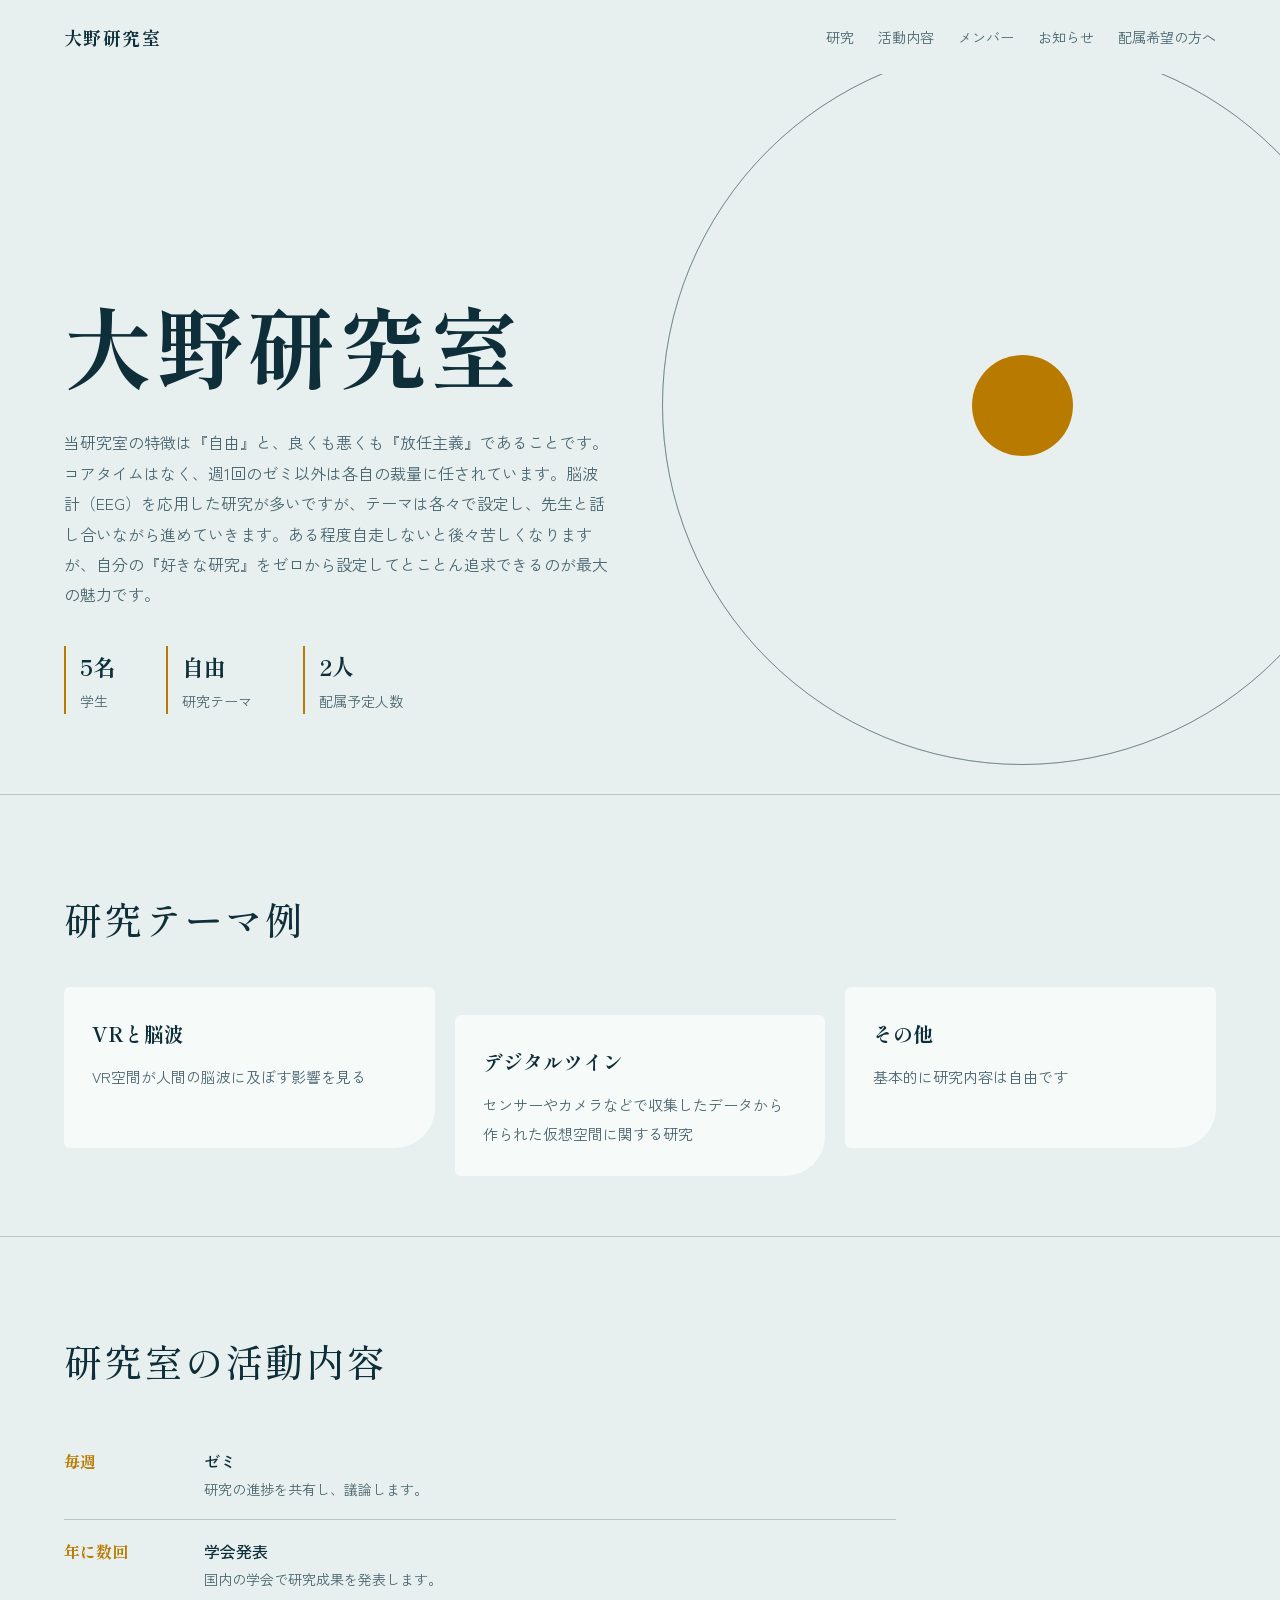
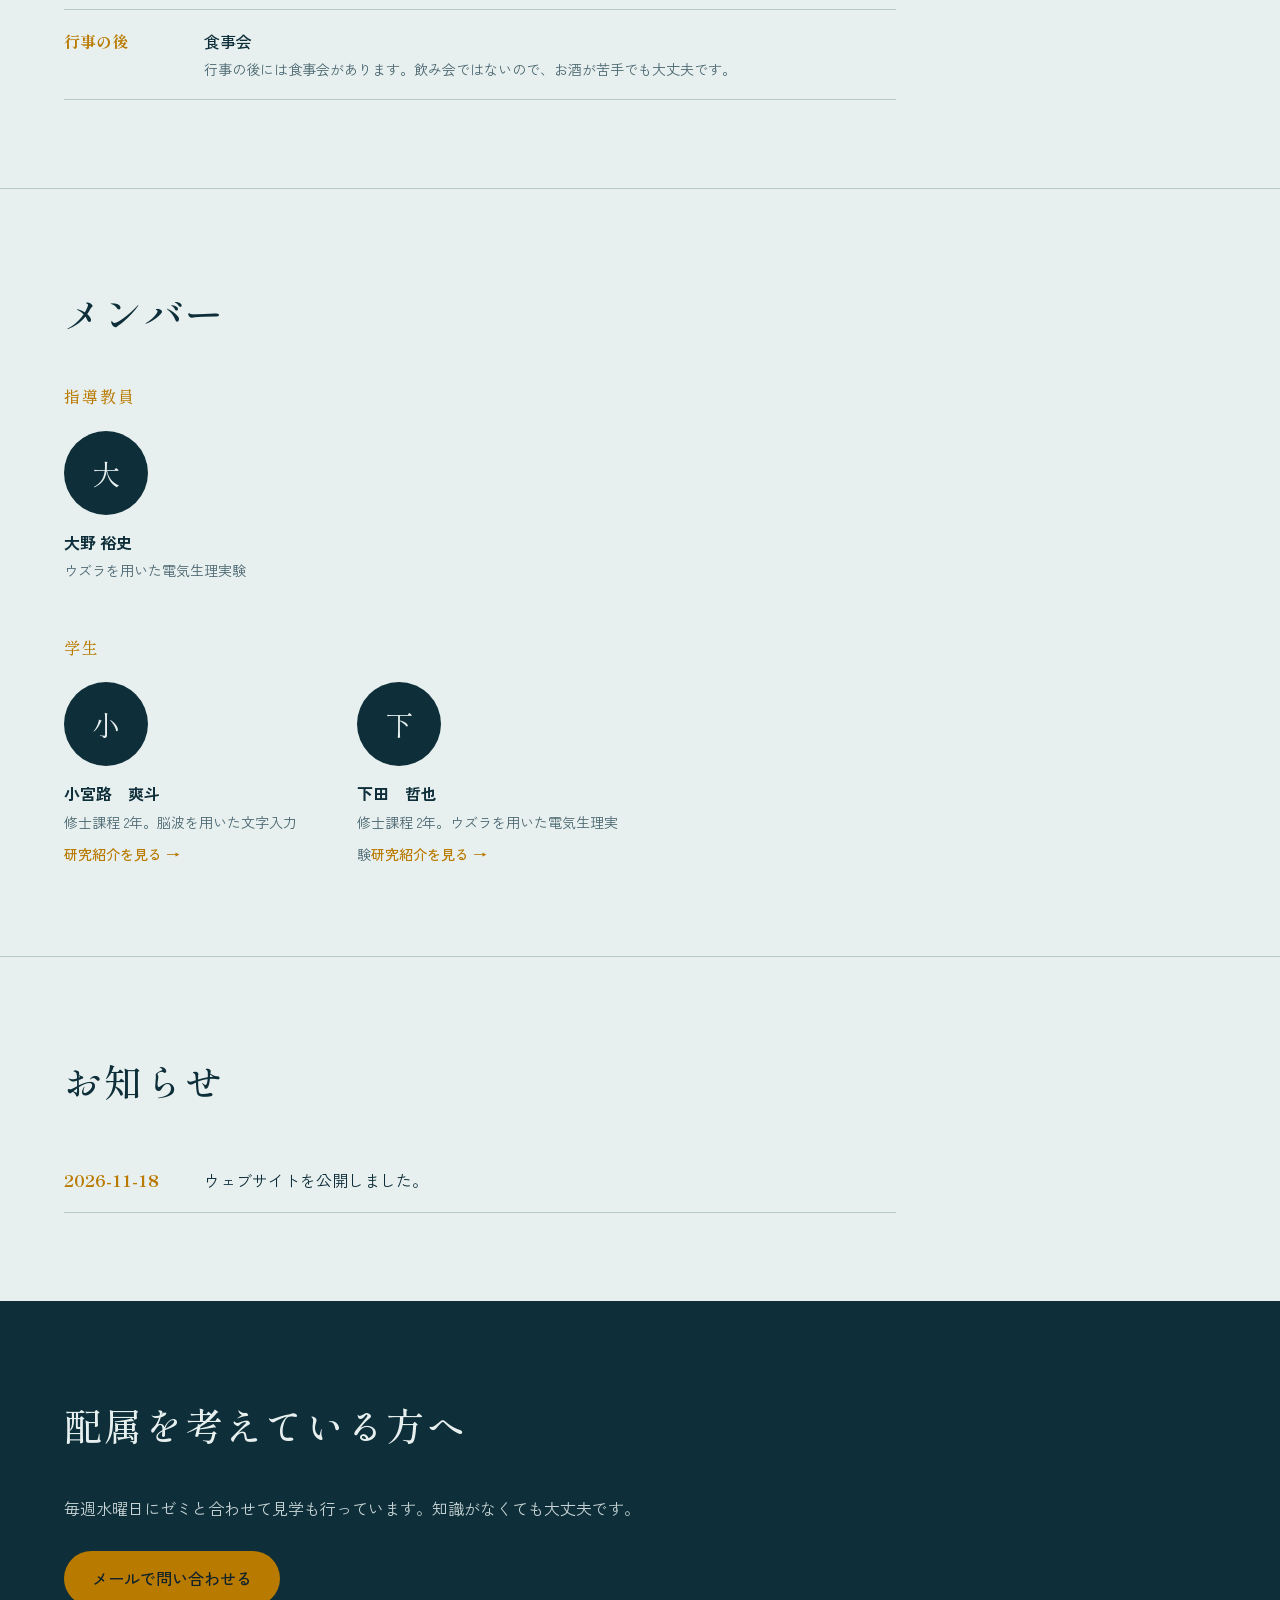
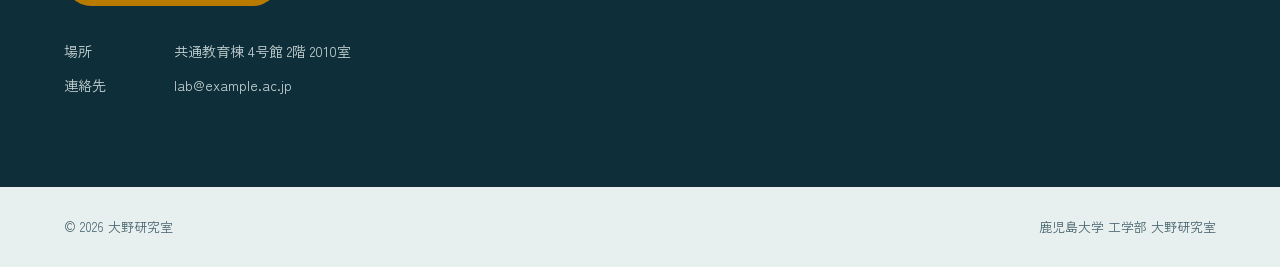
<file: index.html>
<!DOCTYPE html>
<html lang="ja">
<head>
<meta charset="utf-8">
<meta name="viewport" content="width=device-width, initial-scale=1, viewport-fit=cover">
<title>研究紹介</title>
<link rel="stylesheet" href="https://fonts.googleapis.com/css2?family=Shippori+Mincho:wght@500;800&family=Zen+Kaku+Gothic+New:wght@400;500&display=swap">
<link rel="stylesheet" href="style.css">
</head>
<body>
<nav id="site-nav"></nav>
<main id="main"></main>
<footer id="site-footer"></footer>
<script src="site.js"></script>
<script>
/* =====================================================
   トップページの内容。ここを編集してください
   （文中の \n は改行になります）
   ===================================================== */
const HOME = {
  hero: {
    title: "大野研究室",
    text: "当研究室の特徴は『自由』と、良くも悪くも『放任主義』であることです。コアタイムはなく、週1回のゼミ以外は各自の裁量に任されています。脳波計（EEG）を応用した研究が多いですが、テーマは各々で設定し、先生と話し合いながら進めていきます。ある程度自走しないと後々苦しくなりますが、自分の『好きな研究』をゼロから設定してとことん追求できるのが最大の魅力です。",
    facts: [   // 数字などの一言紹介（不要なら削除）
      { value: "5名",   label: "学生" },
      { value: "自由",   label: "研究テーマ" },
      { value: "2人", label: "配属予定人数" }
    ]
  },

  themes: {
    title: "研究テーマ例",
    items: [
      { title: "VRと脳波", text: "VR空間が人間の脳波に及ぼす影響を見る" },
      { title: "デジタルツイン", text: "センサーやカメラなどで収集したデータから作られた仮想空間に関する研究" },
      { title: "その他", text: "基本的に研究内容は自由です" }
    ]
  },

  activities: {
    title: "研究室の活動内容",
    items: [   // when: 頻度や時期 / title: 活動名 / text: 説明（項目は自由に増減できます）
      { when: "毎週",     title: "ゼミ",         text: "研究の進捗を共有し、議論します。" },
      { when: "年に数回", title: "学会発表",     text: "国内の学会で研究成果を発表します。" },
      { when: "行事の後",   title: "食事会",   text: "行事の後には食事会があります。飲み会ではないので、お酒が苦手でも大丈夫です。" }
    ]
  },

  members: {
    title: "メンバー",
    // 指導教員（研究紹介ページへのリンクなし）
    advisorLabel: "指導教員",
    advisor: { name: "大野 裕史", role: "ウズラを用いた電気生理実験", photo: "" },
    // 学生（href の研究紹介ページへ移動できます）
    studentsLabel: "学生",
    students: [
      { name: "小宮路　爽斗", role: "修士課程 2年。脳波を用いた文字入力", href: "researcher-1.html", photo: "" },
      { name: "下田　哲也", role: "修士課程 2年。ウズラを用いた電気生理実験", href: "researcher-2.html", photo: "" }
    ]
  },

  newsTitle: "お知らせ",
  news: [
    { date: "2026-11-18", text: "ウェブサイトを公開しました。" }
  ],

  join: {
    title: "配属を考えている方へ",
    text: "毎週水曜日にゼミと合わせて見学も行っています。知識がなくても大丈夫です。",
    button: "メールで問い合わせる",
    email: "lab@example.ac.jp",
    info: [
      { label: "場所",   value: "共通教育棟 4号館 2階 2010室" },
      { label: "連絡先", value: "lab@example.ac.jp" }
    ]
  }
};

renderChrome("");
const H = HOME, M = H.members;
const person = (p, link) => el(link ? "a" : "div", link ? { className: "person", href: p.href } : { className: "person" }, [
  avatar(p),
  el("b", { textContent: p.name }),
  p.role,
  link ? el("span", { className: "go", textContent: "研究紹介を見る →" }) : ""
].filter(Boolean));

$("main").append(
  el("header", { className: "hero" }, [
    ripples(),
    el("h1", {}, br(H.hero.title)),
    el("p", { textContent: H.hero.text }),
    el("div", { className: "facts" }, H.hero.facts.map(f =>
      el("div", {}, [el("b", { textContent: f.value }), f.label])))
  ]),
  sec([h2(H.themes.title), el("div", { className: "themes" }, H.themes.items.map(t =>
    el("article", { className: "theme" }, [el("h3", { textContent: t.title }), el("p", { textContent: t.text })])))],
    { id: "research" }),
  sec([h2(H.activities.title), el("ul", { className: "pubs news" }, H.activities.items.map(a =>
    el("li", {}, [
      el("span", { className: "year", textContent: a.when }),
      el("div", {}, [el("b", { textContent: a.title }), a.text ? el("span", { className: "note", textContent: a.text }) : ""])
    ])))],
    { id: "activities" }),
  sec([
    h2(M.title),
    el("h3", { className: "group", textContent: M.advisorLabel }),
    el("div", { className: "people" }, person(M.advisor, false)),
    el("h3", { className: "group", textContent: M.studentsLabel }),
    el("div", { className: "people" }, M.students.map(s => person(s, true)))
  ], { id: "members" }),
  sec([h2(H.newsTitle), el("ul", { className: "pubs news" }, H.news.map(n =>
    el("li", {}, [el("time", { textContent: n.date }), el("div", { textContent: n.text })])))],
    { id: "news" }),
  sec([
    h2(H.join.title),
    el("p", { textContent: H.join.text }),
    el("a", { className: "btn", href: `mailto:${H.join.email}`, textContent: H.join.button }),
    el("dl", {}, H.join.info.flatMap(i => [el("dt", { textContent: i.label }), el("dd", { textContent: i.value })]))
  ], { id: "join", className: "join" })
);
</script>
</body>
</html>
</file>
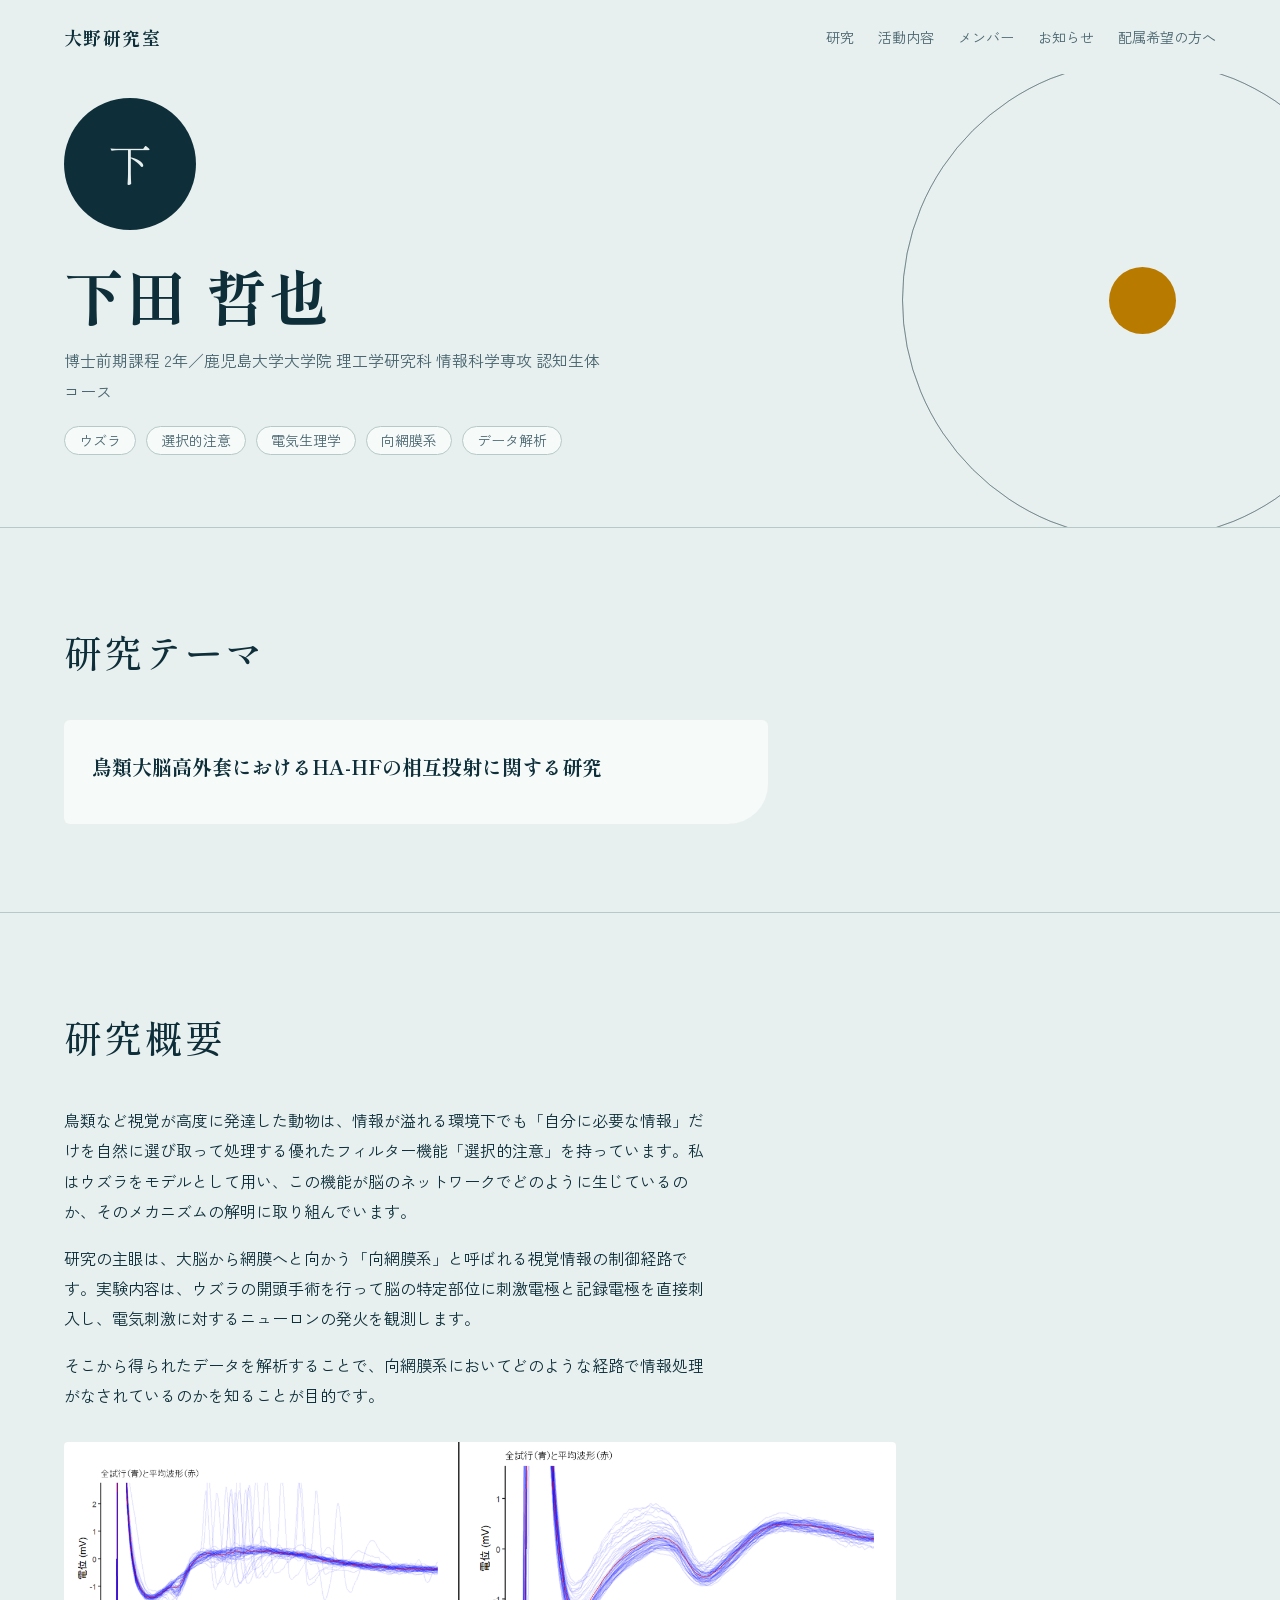
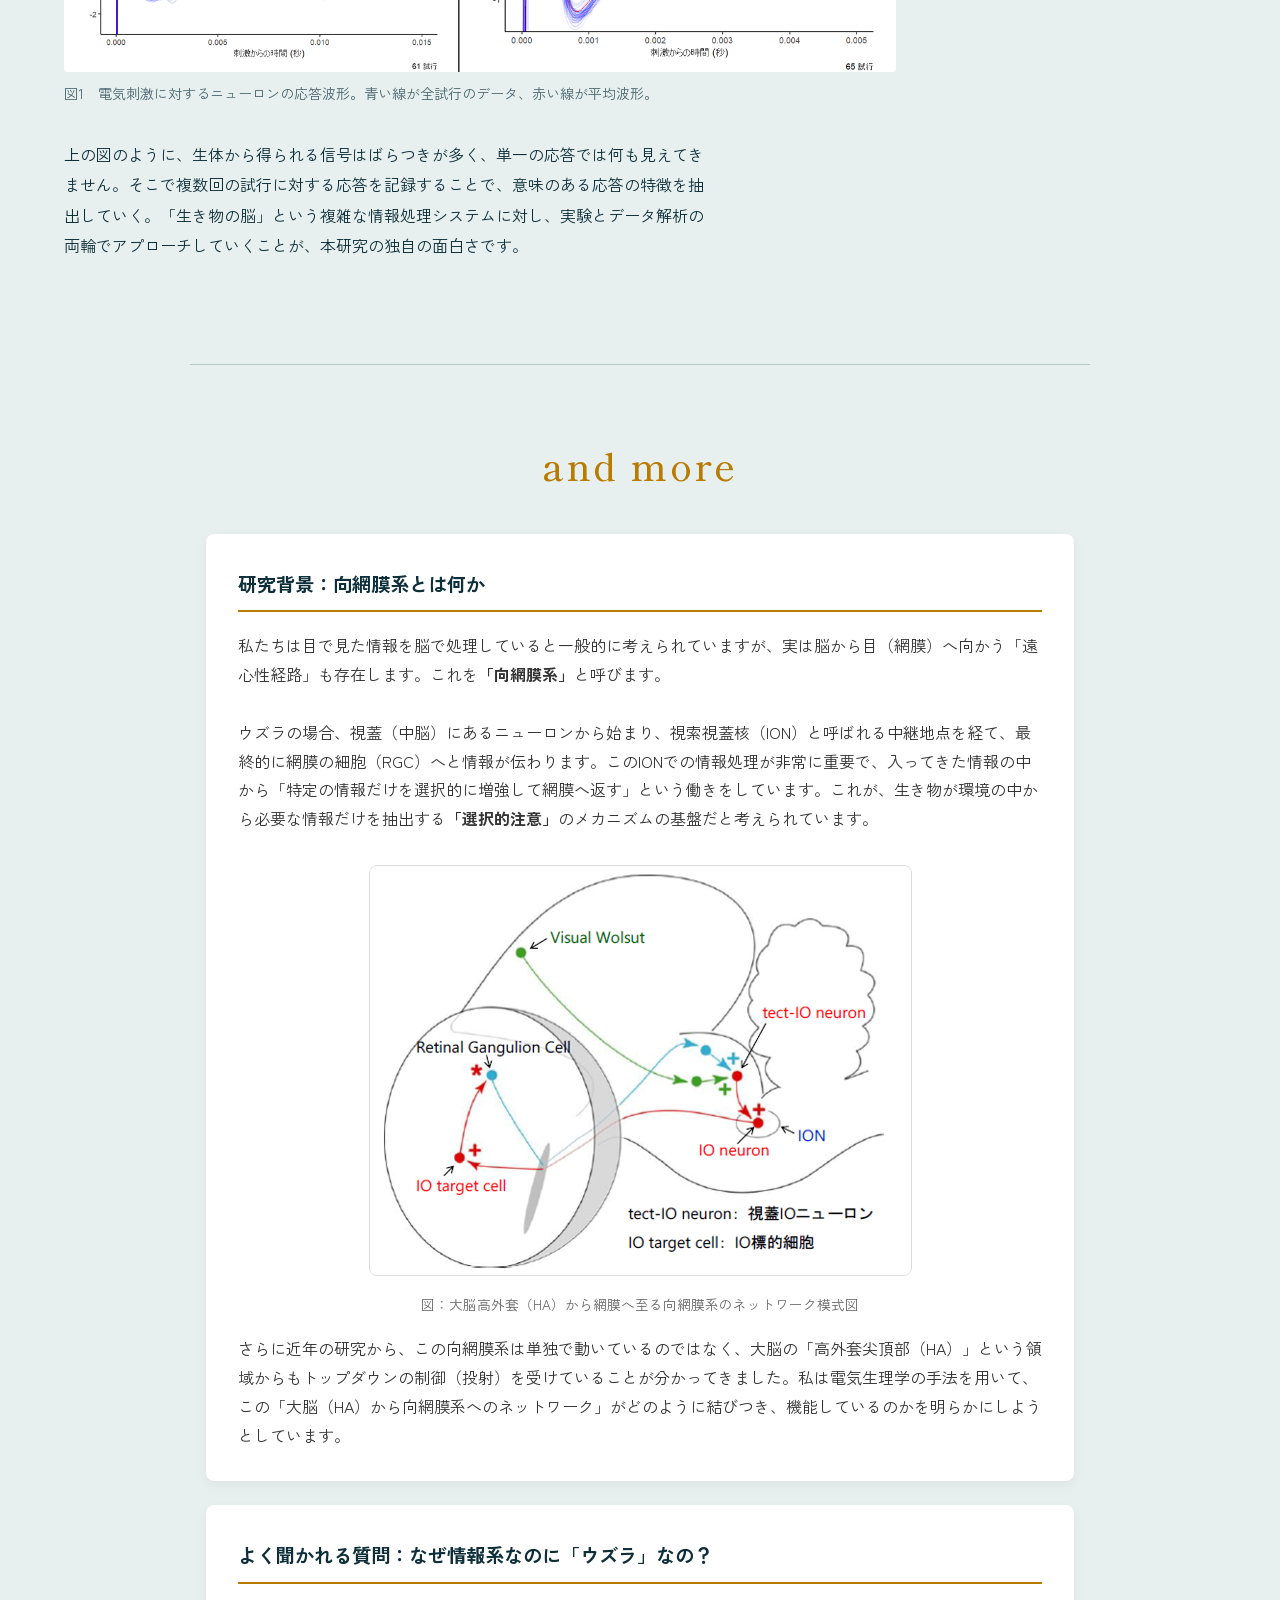
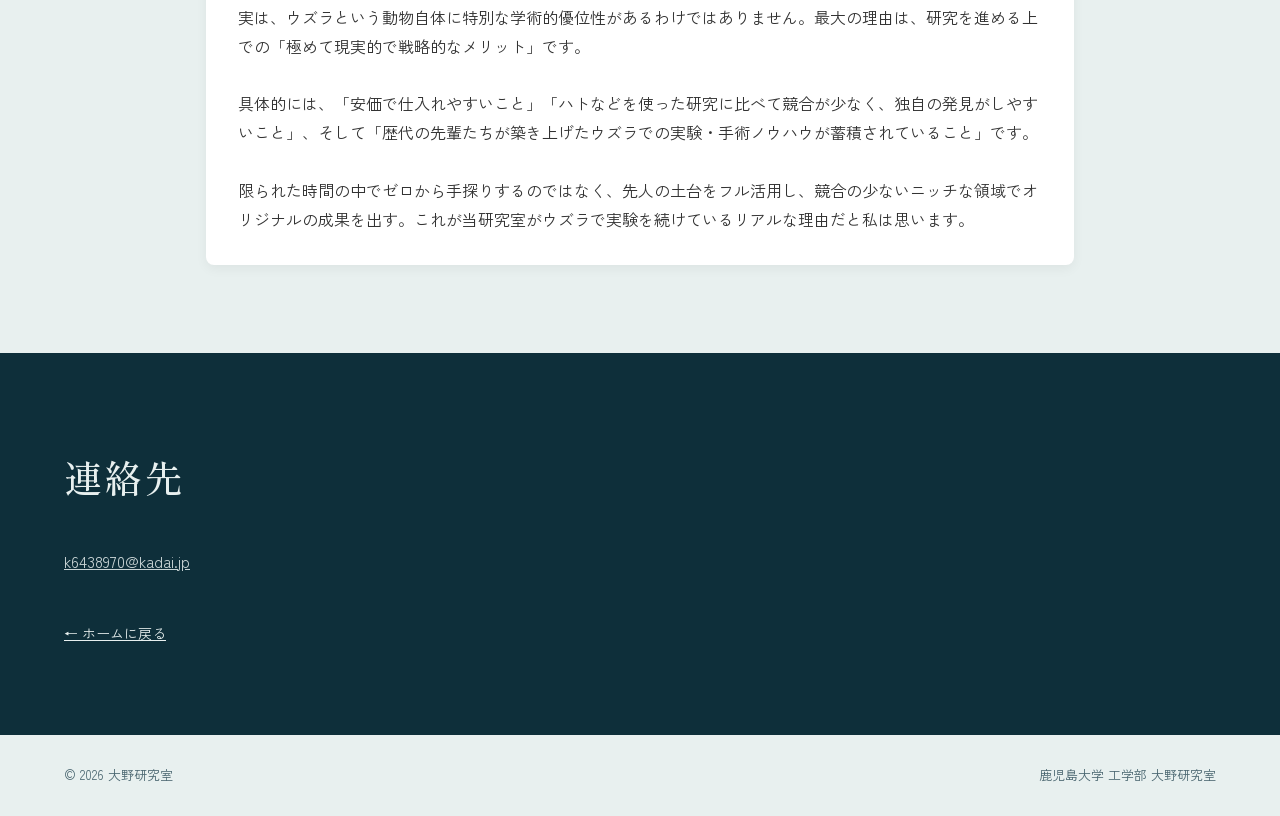
<file: researcher-2.html>
<!DOCTYPE html>
<html lang="ja">
<head>
<meta charset="UTF-8">
<meta name="viewport" content="width=device-width, initial-scale=1">
<title>研究紹介</title>
<link rel="stylesheet" href="https://fonts.googleapis.com/css2?family=Shippori+Mincho:wght@500;800&family=Zen+Kaku+Gothic+New:wght@400;500&display=swap">
<link rel="stylesheet" href="style.css">
<style>
/* 追加したオリジナルセクション用のデザイン */
.custom-section {
  padding: 4rem 1rem;
  background-color: var(--back);
  max-width: 900px;
  margin: 0 auto;
}
.custom-section h2 {
  text-align: center;
  margin-bottom: 2rem;
  font-family: 'Shippori Mincho', serif;
  color: var(--accent, #b97a00);
}
.qa-box {
  background: white;
  border-radius: 8px;
  padding: 2rem;
  margin-bottom: 1.5rem;
  box-shadow: 0 4px 12px rgba(0,0,0,0.05);
}
.qa-box h3 {
  color: var(--deep, #0e2f3a);
  margin-top: 0;
  border-bottom: 2px solid var(--accent, #b97a00);
  padding-bottom: 0.5rem;
  font-family: 'Zen Kaku Gothic New', sans-serif;
  font-size: 1.2rem;
}
.qa-box p {
  line-height: 1.8;
  margin-bottom: 0;
  color: #333;
}
</style>
</head>
<body>
<nav id="site-nav"></nav>
<main id="main"></main>

<!-- ここが追加したい独自セクション（最初は非表示） -->
<div id="custom-content" style="display:none;">
  <section class="custom-section">
    <h2>and more</h2>
<div class="qa-box">
      <h3>研究背景：向網膜系とは何か</h3>
      <p>
        私たちは目で見た情報を脳で処理していると一般的に考えられていますが、実は脳から目（網膜）へ向かう「遠心性経路」も存在します。これを<strong>「向網膜系」</strong>と呼びます。<br><br>
        ウズラの場合、視蓋（中脳）にあるニューロンから始まり、視索視蓋核（ION）と呼ばれる中継地点を経て、最終的に網膜の細胞（RGC）へと情報が伝わります。このIONでの情報処理が非常に重要で、入ってきた情報の中から「特定の情報だけを選択的に増強して網膜へ返す」という働きをしています。これが、生き物が環境の中から必要な情報だけを抽出する<strong>「選択的注意」</strong>のメカニズムの基盤だと考えられています。
      </p>
      
      <!-- 👇 発表資料の図1をここで表示します -->
      <figure style="text-align: center; margin: 2rem 0 1rem;">
        <img src="images/shimoda_image2.png" alt="脳と網膜の模式図" style="max-width: 100%; border-radius: 8px; border: 1px solid #ddd;">
        <figcaption style="font-size: 0.85em; color: #666; margin-top: 8px;">図：大脳高外套（HA）から網膜へ至る向網膜系のネットワーク模式図</figcaption>
      </figure>

      <p>
        さらに近年の研究から、この向網膜系は単独で動いているのではなく、大脳の「高外套尖頂部（HA）」という領域からもトップダウンの制御（投射）を受けていることが分かってきました。私は電気生理学の手法を用いて、この「大脳（HA）から向網膜系へのネットワーク」がどのように結びつき、機能しているのかを明らかにしようとしています。
      </p>
    </div>
<div class="qa-box">
      <h3>よく聞かれる質問：なぜ情報系なのに「ウズラ」なの？</h3>
      <p>実は、ウズラという動物自体に特別な学術的優位性があるわけではありません。最大の理由は、研究を進める上での「極めて現実的で戦略的なメリット」です。<br><br>具体的には、「安価で仕入れやすいこと」「ハトなどを使った研究に比べて競合が少なく、独自の発見がしやすいこと」、そして「歴代の先輩たちが築き上げたウズラでの実験・手術ノウハウが蓄積されていること」です。<br><br>限られた時間の中でゼロから手探りするのではなく、先人の土台をフル活用し、競合の少ないニッチな領域でオリジナルの成果を出す。これが当研究室がウズラで実験を続けているリアルな理由だと私は思います。</p>
    </div>


  </section>
</div>

<footer id="site-footer"></footer>
<script src="site.js"></script>
<script>
/* この研究者の内容 */
renderResearcher({
  name: "下田 哲也",
  role: "博士前期課程 2年",
  affiliation: "鹿児島大学大学院 理工学研究科 情報科学専攻 認知生体コース",
  photo: "",
  keywords: ["ウズラ", "選択的注意", "電気生理学", "向網膜系", "データ解析"],
  summary: [
    "鳥類など視覚が高度に発達した動物は、情報が溢れる環境下でも「自分に必要な情報」だけを自然に選び取って処理する優れたフィルター機能「選択的注意」を持っています。私はウズラをモデルとして用い、この機能が脳のネットワークでどのように生じているのか、そのメカニズムの解明に取り組んでいます。",
    "研究の主眼は、大脳から網膜へと向かう「向網膜系」と呼ばれる視覚情報の制御経路です。実験内容は、ウズラの開頭手術を行って脳の特定部位に刺激電極と記録電極を直接刺入し、電気刺激に対するニューロンの発火を観測します。",
    "そこから得られたデータを解析することで、向網膜系においてどのような経路で情報処理がなされているのかを知ることが目的です。",
    { src: "images/shimoda_image1.png", caption: "電気刺激に対するニューロンの応答波形。青い線が全試行のデータ、赤い線が平均波形。" },
    "上の図のように、生体から得られる信号はばらつきが多く、単一の応答では何も見えてきません。そこで複数回の試行に対する応答を記録することで、意味のある応答の特徴を抽出していく。「生き物の脳」という複雑な情報処理システムに対し、実験とデータ解析の両輪でアプローチしていくことが、本研究の独自の面白さです。"
  ],
  topics: [
    { title: "鳥類大脳高外套におけるHA-HFの相互投射に関する研究" },
  ],
  email: "k6438970@kadai.jp"
});

/* site.jsの描画が終わった後に、独自セクションを「連絡先」の前に挿入する処理 */
document.addEventListener("DOMContentLoaded", function() {
  const main = document.getElementById("main");
  const customContent = document.getElementById("custom-content").innerHTML;
  
  // mainの中にある最後のセクション（連絡先）を取得
  const sections = main.getElementsByTagName("section");
  if(sections.length > 0) {
    const lastSection = sections[sections.length - 1];
    // 連絡先セクションの直前に、用意した独自HTMLを挿入
    lastSection.insertAdjacentHTML('beforebegin', customContent);
  }
});
</script>
</body>
</html>
</file>
<file: style.css>
/* ===== デザイン設定：色とフォントはここで変更 ===== */
:root{
  --bg:#e8f0ef; --surface:#f6faf9; --ink:#0e2f3a; --muted:#4a6670; --line:#b5c9c7;
  --accent:#b97a00; --deep:#0e2f3a; --onDeep:#e8f0ef; --ring:rgba(14,47,58,.22);
  --serif:"Shippori Mincho","Hiragino Mincho ProN","Yu Mincho",serif;
  --sans:"Zen Kaku Gothic New","Hiragino Sans","Yu Gothic",sans-serif;
  color-scheme:light;
}
@media (prefers-color-scheme:dark){
  :root{--bg:#0a1d25;--surface:#10303b;--ink:#e3eeed;--muted:#97b2b8;--line:#244652;--accent:#f0b840;--deep:#05131a;--onDeep:#e3eeed;--ring:rgba(227,238,237,.2);color-scheme:dark}
}
*{box-sizing:border-box}
html{scroll-behavior:smooth;scroll-padding-top:8px}
body{margin:0;background:var(--bg);color:var(--ink);font-family:var(--sans);line-height:1.9;font-size:16px;-webkit-text-size-adjust:100%}
a{color:inherit}
:focus-visible{outline:2px solid var(--accent);outline-offset:3px}

/* nav */
nav{display:flex;justify-content:space-between;align-items:center;flex-wrap:wrap;gap:8px 24px;padding:20px clamp(20px,5vw,64px);position:relative;z-index:2}
nav .logo{font-family:var(--serif);font-weight:700;font-size:18px;letter-spacing:.08em;text-decoration:none}
nav div{display:flex;gap:24px;font-size:14px;flex-wrap:wrap}
nav div a{text-decoration:none;color:var(--muted)}
nav div a:hover,nav div a[aria-current]{color:var(--ink)}

/* hero */
.hero{position:relative;min-height:80vh;padding:40px clamp(20px,5vw,64px) 80px;display:flex;flex-direction:column;justify-content:flex-end;overflow:hidden}
.ripples{position:absolute;right:-8vw;top:46%;width:min(80vw,720px);aspect-ratio:1;transform:translateY(-50%)}
.ripples i{position:absolute;inset:0;margin:auto;border-radius:50%;border:1.5px solid var(--ring);animation:ring 9s ease-out infinite}
.ripples i:nth-child(2){animation-delay:-3s}
.ripples i:nth-child(3){animation-delay:-6s}
.ripples em{position:absolute;inset:0;margin:auto;width:14%;aspect-ratio:1;border-radius:50%;background:var(--accent)}
@keyframes ring{from{width:12%;height:12%;opacity:1}to{width:100%;height:100%;opacity:0}}
.hero h1{position:relative;font-family:var(--serif);font-weight:800;font-size:clamp(38px,7vw,88px);line-height:1.35;letter-spacing:.04em;margin:0 0 24px;max-width:12em}
.hero p{position:relative;max-width:34em;margin:0;color:var(--muted)}
.facts{display:flex;gap:clamp(20px,4vw,56px);flex-wrap:wrap;margin-top:36px;position:relative}
.facts div{border-left:2px solid var(--accent);padding-left:14px;font-size:14px;color:var(--muted)}
.facts b{display:block;font-family:var(--serif);font-size:22px;color:var(--ink)}

/* sections */
section{padding:88px clamp(20px,5vw,64px);border-top:1px solid var(--line)}
h2{font-family:var(--serif);font-weight:500;font-size:clamp(26px,3.4vw,38px);letter-spacing:.06em;margin:0 0 32px}
h3.group{font-family:var(--serif);font-weight:500;font-size:16px;letter-spacing:.12em;color:var(--accent);margin:0 0 20px}
h3.group:not(:first-of-type){margin-top:48px}
.text{max-width:52em}
.text p{max-width:40em;margin:0 0 1em}

.themes{display:grid;grid-template-columns:repeat(3,1fr);gap:20px}
.theme{background:var(--surface);padding:28px;border-radius:6px 6px 40px 6px}
.theme h3{font-family:var(--serif);font-size:20px;margin:0 0 10px}
.theme p{margin:0;color:var(--muted);font-size:15px}
.theme img{display:block;max-width:100%;margin-top:16px;border-radius:4px}
.themes .theme:nth-child(3n+2){transform:translateY(28px)}
.themes.one{grid-template-columns:1fr;max-width:44em}

.people{display:grid;grid-template-columns:repeat(auto-fill,minmax(220px,1fr));gap:28px 20px}
.person{font-size:14px;color:var(--muted);text-decoration:none;display:block}
.person .av{width:84px;height:84px;border-radius:50%;margin-bottom:12px;background:var(--deep);color:var(--onDeep);display:grid;place-items:center;font-family:var(--serif);font-size:28px;overflow:hidden}
.person .av img{width:100%;height:100%;object-fit:cover}
.person b{display:block;color:var(--ink);font-size:16px}
.person .go{display:inline-block;margin-top:6px;color:var(--accent);font-weight:500;transition:transform .2s}
a.person:hover b{text-decoration:underline;text-underline-offset:5px;text-decoration-thickness:1px}
a.person:hover .go{transform:translateX(6px)}
a.person:hover .av{background:var(--accent);color:var(--bg)}

ul.pubs{list-style:none;margin:0;padding:0;max-width:52em}
.pubs li{display:grid;grid-template-columns:5em 1fr;gap:12px;padding:16px 0;border-bottom:1px solid var(--line)}
.pubs.news li{grid-template-columns:8em 1fr}
.pubs time,.pubs .year{font-family:var(--serif);color:var(--accent);font-weight:800}
.pubs b{font-weight:500;color:var(--ink)}
.pubs span.note{display:block;color:var(--muted);font-size:14px}

.join{background:var(--deep);color:var(--onDeep);border-top:0}
.join p{max-width:36em;color:inherit;opacity:.85;margin:0 0 1em}
.join a.btn{display:inline-block;margin-top:12px;background:var(--accent);color:#10222a;text-decoration:none;font-weight:500;padding:12px 28px;border-radius:999px;transition:transform .2s}
.join a.btn:hover{transform:translateY(-2px)}
.join dl{display:grid;grid-template-columns:7em 1fr;gap:8px 12px;margin:32px 0 0;font-size:14px;opacity:.85}
.join dd{margin:0}
.join a{color:inherit}
.join a.btn{color:#10222a}

/* researcher page */
.hero.small{min-height:auto;padding:24px clamp(20px,5vw,64px) 72px;justify-content:flex-start}
.hero.small .ripples{top:50%;width:min(60vw,480px)}
.hero.small .av{position:relative;width:132px;height:132px;border-radius:50%;margin-bottom:24px;background:var(--deep);color:var(--onDeep);display:grid;place-items:center;font-family:var(--serif);font-size:44px;overflow:hidden}
 .figures{display:grid;grid-template-columns:repeat(2,1fr);gap:24px;margin-top:36px;max-width:52em}
.figures.one{grid-template-columns:1fr}
.figures figure{margin:0}
.text>figure{margin:32px 0}
.figures img,.text>figure img{display:block;width:100%;border-radius:4px}
.figures .ph,.text>figure .ph{aspect-ratio:4/3;display:grid;place-items:center;border:1px dashed var(--line);border-radius:4px;background:var(--surface);color:var(--muted);font-size:14px}
.figures figcaption,.text>figure figcaption{margin-top:8px;font-size:14px;color:var(--muted)}
.hero.small .av img{width:100%;height:100%;object-fit:cover}
.hero.small h1{font-size:clamp(34px,5.5vw,60px);margin-bottom:10px}
ul.tags{display:flex;flex-wrap:wrap;gap:8px 10px;list-style:none;margin:20px 0 0;padding:0;position:relative}
ul.tags li{border:1px solid var(--line);border-radius:999px;padding:0 14px;font-size:14px;color:var(--muted);background:var(--surface)}
.back{display:inline-block;margin-top:28px;font-size:14px}

footer{padding:28px clamp(20px,5vw,64px);color:var(--muted);font-size:13px;display:flex;justify-content:space-between;gap:12px;flex-wrap:wrap}

@media (max-width:760px){
  nav div{gap:14px}
  .themes{grid-template-columns:1fr}
  .themes .theme:nth-child(3n+2){transform:none}
  .people{grid-template-columns:1fr 1fr}
  .figures{grid-template-columns:1fr}
  .ripples{top:30%;right:-30vw;width:110vw}
  .hero.small .ripples{top:30%}
  .pubs li,.pubs.news li{grid-template-columns:1fr;gap:2px}
}
@media (prefers-reduced-motion:reduce){
  .ripples i{animation:none;width:60%;height:60%}
  .ripples i:nth-child(2){width:36%;height:36%}
  .ripples i:nth-child(3){width:84%;height:84%}
  html{scroll-behavior:auto}*{transition:none!important}
}
</file>
